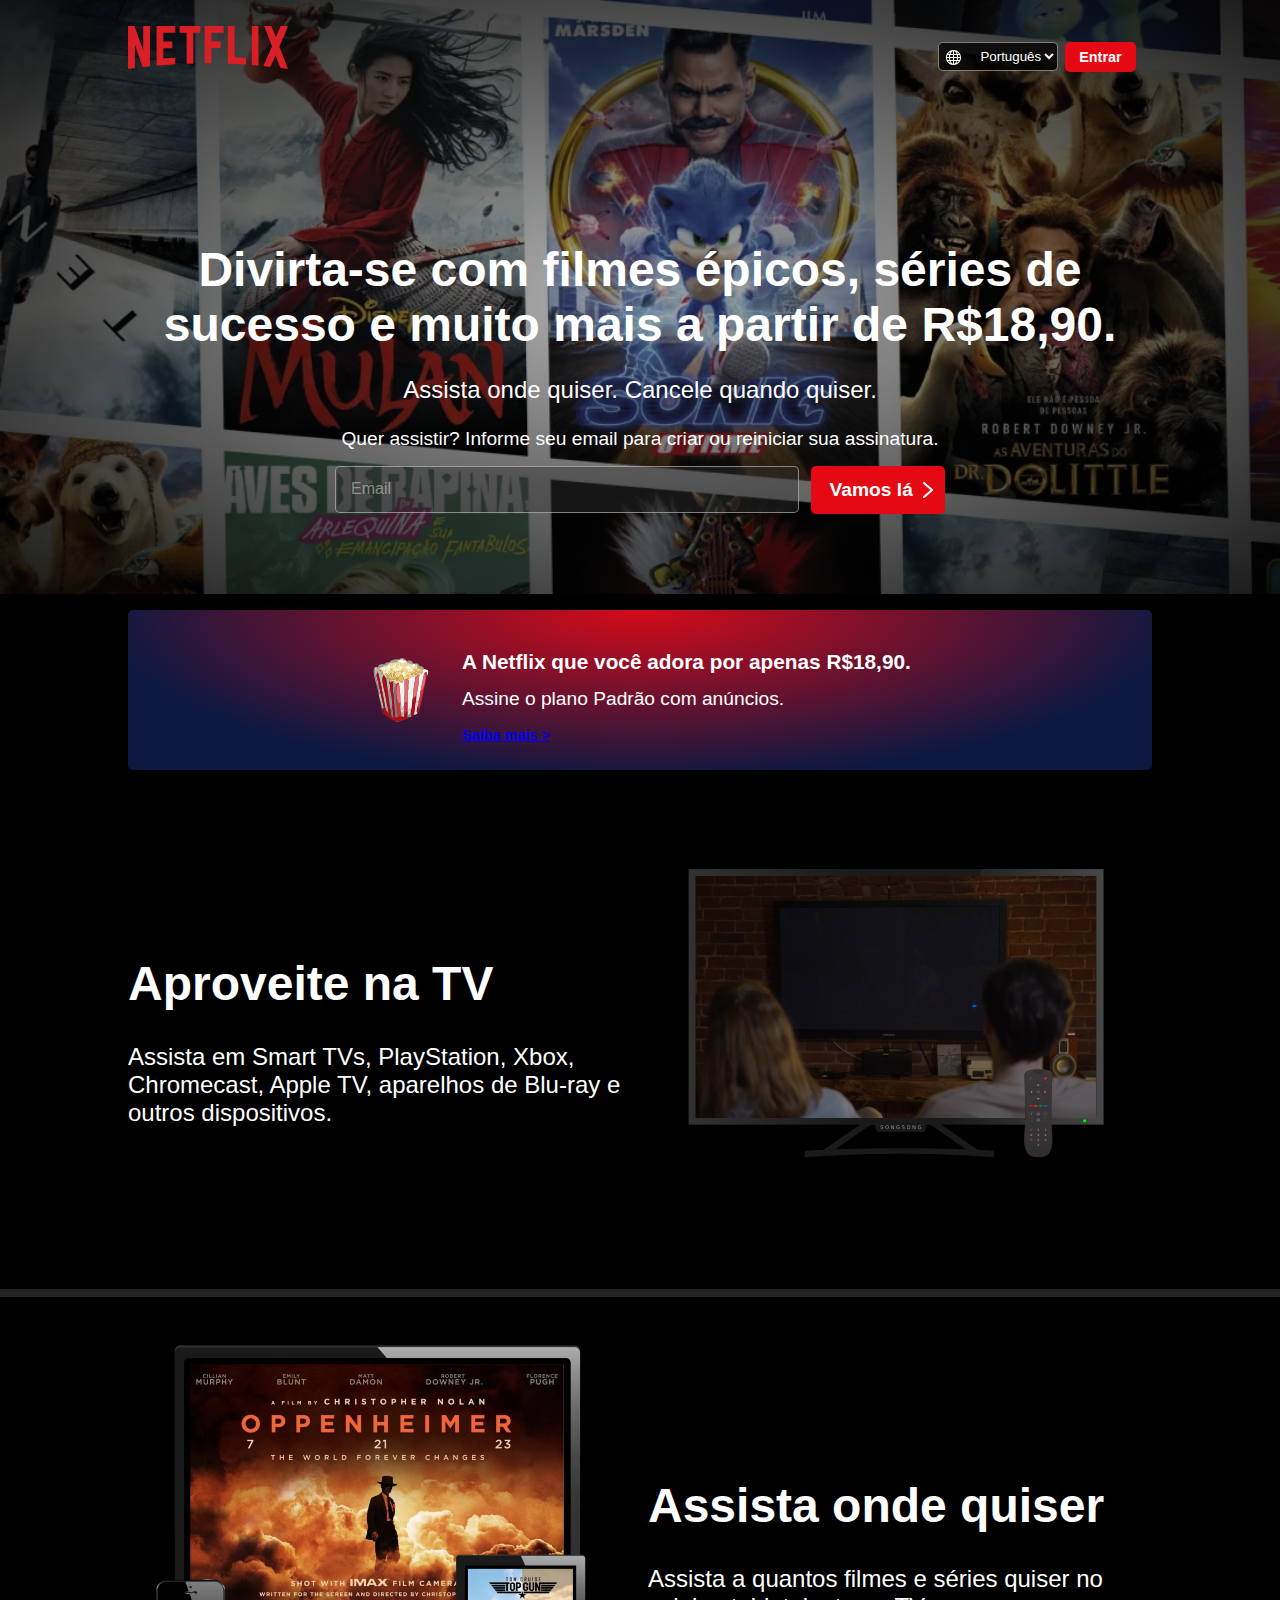
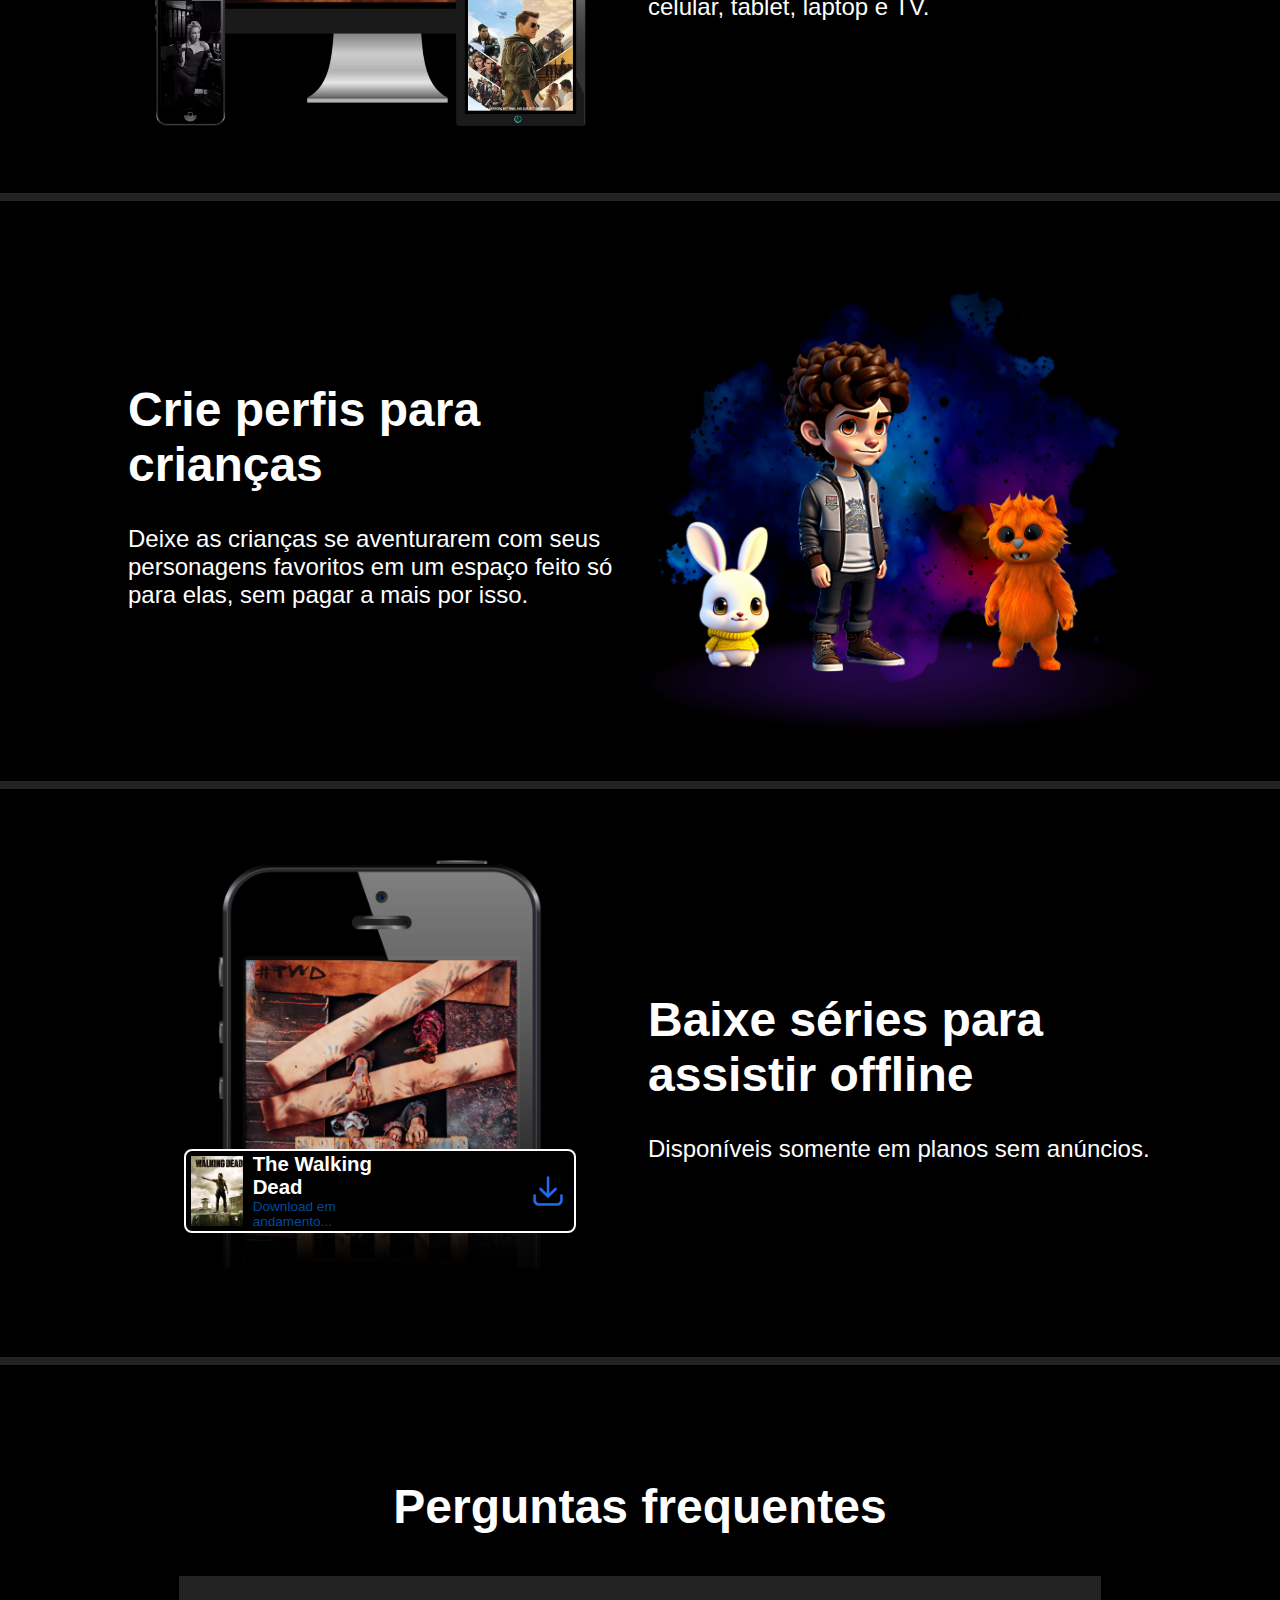
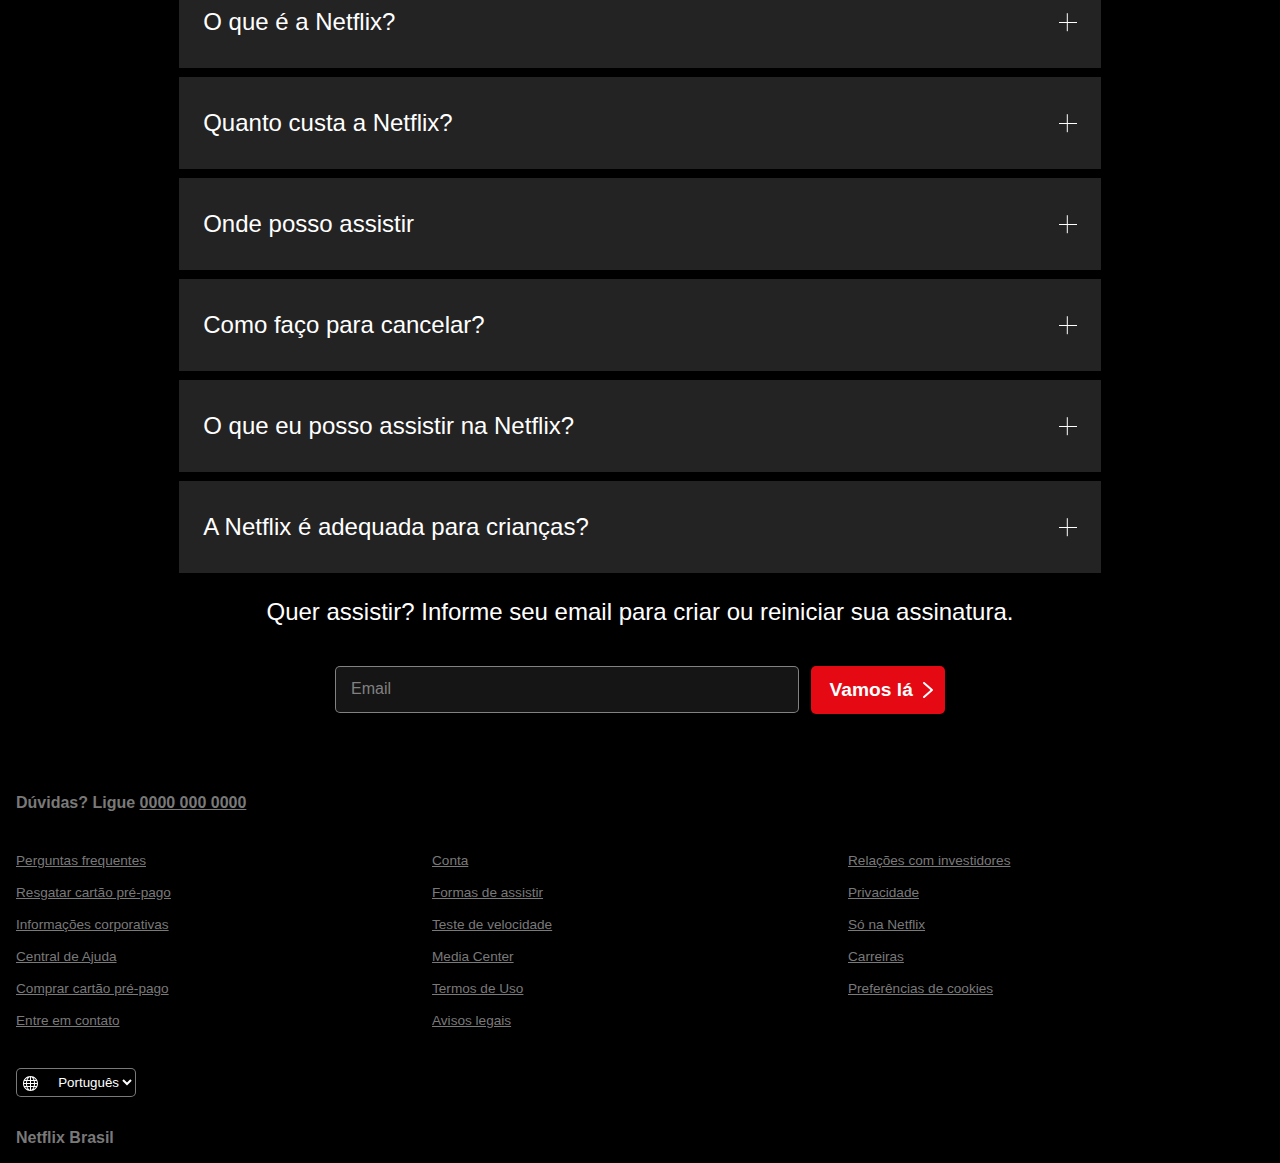
<file: index.html>
<!DOCTYPE html>
<html lang="pt-br">
<head>
    <meta charset="UTF-8">
    <meta name="viewport" content="width=device-width, initial-scale=1.0">

    <link rel="stylesheet" href="estilo.css">
    <title>Netflix</title>
</head>
<body>

    <div class="top-hero">
        <div class="header">

            <a href="index.html" class="header-logo"><img src="assets/imagens/Netflix_logo.svg" alt="Logo da netflix"></a>

            <div class="idioma-entrar">
                <select name="idioma" class="idiomas idioma1">
                    <option value=""></option>
                    <option value="português">Português</option>
                    <option value="inglês">Inglês</option>
                </select>
                <select name="idioma" class="idiomas idioma2">
                    <option>Português</option>
                    <option>Inglês</option>
                </select>
                <button class="entrar btn">Entrar</button>
            </div>

        </div>

        <div class="hero-content">
            <h1>Divirta-se com filmes épicos, séries de sucesso e muito mais a partir de R$18,90.</h1>
            <span>Assista onde quiser. Cancele quando quiser.</span>
            <p>Quer assistir? Informe seu email para criar ou reiniciar sua assinatura.</p>
        </div>

        <article class="hero-content_cadastro">
            <input type="email" name="email" class="email-input">
            <div class="email-btn_container">
                <div class="seta"></div>
                <input type="button" value="Vamos lá" class="email-btn btn">
            </div>
        </div>
    </div>


    <main class="main">

        <div class="saiba-mais">
            <div class="saiba-mais_container">
                <div class="saiba-mais_pipoca">
                    <img src="assets/imagens/popcorn.svg" alt="pipoca">
                </div>
                <div class="saiba-mais_content">
                    <h2>A Netflix que você adora por apenas R$18,90.</h2>
                    <p>Assine o plano Padrão com anúncios.</p>
                    <div class="saiba-mais_link">
                        <a href="#">Saiba mais ></a>
                    </div>
                </div>
            </div>
        </div>

        <div class="main-content main-content_card1">
            <div class="description">
                <h1>Aproveite na TV</h1>
                <p>Assista em Smart TVs, PlayStation, Xbox, Chromecast, Apple TV, aparelhos de Blu-ray e outros dispositivos.</p>
            </div>

            <div class="image-container">
                <video autoplay muted loop class="main-video card1">
                    <source src="assets/videos/TV.mp4" type="video/mp4">
                </video>
            </div>
        </div>

        <div class="bordaCinza"></div>

        <div class="main-content main-content_card2">

            <div class="description">
                <h1>Assista onde quiser</h1>
                <p>Assista a quantos filmes e séries quiser no celular, tablet, laptop e TV.</p>
            </div>

            <div class="image-container">
                <video autoplay muted loop class="main-video card2">
                    <source src="assets/videos/telas.mp4" type="video/mp4">
                </video>  
            </div>
        </div>

        <div class="bordaCinza"></div>

        <div class="main-content main-content_card3">

            <div class="description">
                <h1>Crie perfis para crianças</h1>
                <p>Deixe as crianças se aventurarem com seus personagens favoritos em um espaço feito só para elas, sem pagar a mais por isso.</p>
            </div>

            <div class="image-container">
                <img src="assets/designs/criancas.png" alt="Personagens de desenho animado" class="main-image card3">
            </div>
        </div>

        <div class="bordaCinza"></div>

        <div class="main-content main-content_card4">

            <div class="description">
                <h1>Baixe séries para assistir offline</h1>
                <p>Disponíveis somente em planos sem anúncios.</p>
            </div>

            <div class="image-container">
                <div class="download-container">
                    <img src="assets/designs/baixar.png" alt="Celular com série baixando" class="main-image card4">
                    <div class="download">
                        <div class="download-img"><img src="assets/imagens/twd mini.jpg" alt=""></div>
                        <div class="download-text">
                            <p>The Walking Dead</p>
                            <span>Download em andamento...</span>
                        </div>
                        <div class="download-gif">
                            <img src="assets/imagens/download_4208397.png" alt="">
                        </div>
                    </div>
                </div>
            </div>
            
        </div>
        <div class="bordaCinza"></div>

        

    </main>

    <div class="main-content faq-container">
        <h1>Perguntas frequentes</h1>
        <div class="faq-card">
            <input type="checkbox" name="faq1" id="faq1" class="hide">
            <label for="faq1" class="faq faq1">
                <p>O que é a Netflix?</p>
                <div class="faq-x"></div>
            </label>
        </div>
        <div class="faq-answer_container">
            <p class="faq-answer">A Netflix é um serviço de streaming que oferece uma ampla variedade de séries, filmes e documentários premiados em milhares de aparelhos conectados à internet. <br> <br> Você pode assistir a quantos filmes e séries quiser, quando e onde quiser – tudo por um preço mensal acessível. Aqui você sempre encontra novidades. A cada semana, adicionamos novas séries e filmes.</p>
        </div>

        <div class="faq-card">
            <input type="checkbox" name="faq2" id="faq2" class="hide">
            <label for="faq2" class="faq faq2">
                <p>Quanto custa a Netflix?</p>
                <div class="faq-x"></div>
            </label>
        </div>
        <div class="faq-answer_container">
            <p class="faq-answer">Assista à Netflix no seu celular, tablet, Smart TV, notebook ou aparelho de streaming por uma taxa mensal única. Os planos variam de R$18,90 a R$55,90 por mês. Sem contrato nem taxas extras.</p>
        </div>

        <div class="faq-card">
            <input type="checkbox" name="faq3" id="faq3" class="hide">
            <label for="faq3" class="faq faq3">
                <p>Onde posso assistir</p>
                <div class="faq-x"></div>
            </label>
        </div>
        <div class="faq-answer_container">
            <p class="faq-answer">Assista onde quiser, quando quiser. Faça login com sua conta Netflix em netflix.com para começar a assistir no computador ou em qualquer aparelho conectado à Internet compatível com o aplicativo Netflix, como Smart TVs, smartphones, tablets, aparelhos de streaming e videogames.
                <br><br>
            Você também pode baixar a sua série favorita com o aplicativo Netflix para iOS, Android ou Windows 10. Use downloads para levar a Netflix para onde quiser sem precisar de conexão com a Internet. Leve a Netflix com você para qualquer lugar.</p>
        </div>

        <div class="faq-card">
            <input type="checkbox" name="faq4" id="faq4" class="hide">
            <label for="faq4" class="faq faq4">
                <p>Como faço para cancelar?</p>
                <div class="faq-x"></div>
            </label>
        </div>
        <div class="faq-answer_container">
            <p class="faq-answer">A Netflix é flexível. Não há contratos nem compromissos. Você pode cancelar a sua conta na internet com apenas dois cliques. Não há taxa de cancelamento – você pode começar ou encerrar a sua assinatura a qualquer momento.</p>
        </div>

        <div class="faq-card">
            <input type="checkbox" name="faq5" id="faq5" class="hide">
            <label for="faq5" class="faq faq5">
                <p>O que eu posso assistir na Netflix?</p>
                <div class="faq-x"></div>
            </label>
        </div>
        <div class="faq-answer_container">
            <p class="faq-answer">A Netflix tem um grande catálogo de filmes, documentários, séries, originais Netflix premiados e muito mais. Assista o quanto quiser, quando quiser.</p>
        </div>

        <div class="faq-card">
            <input type="checkbox" name="faq6" id="faq6" class="hide">
            <label for="faq6" class="faq faq6">
                <p>A Netflix é adequada para crianças?</p>
                <div class="faq-x"></div>
            </label>
        </div>
        <div class="faq-answer_container">
            <p class="faq-answer">A experiência infantil da Netflix faz parte da sua assinatura para que as crianças se divirtam em seu próprio espaço com séries e filmes familiares sob a supervisão dos responsáveis.
                <br><br>
            O recurso de controle parental, incluso nos perfis para crianças e protegido por PIN, permite restringir a classificação etária do conteúdo que as crianças podem ver e bloquear títulos específicos que você não quer que elas assistam.</p>
        </div>
        
        <p>Quer assistir? Informe seu email para criar ou reiniciar sua assinatura.</p>
        

        <article class="hero-content_cadastro">
            <input type="email" name="email" class="email-input">
            <div class="email-btn_container">
                <div class="seta"></div>
                <input type="button" value="Vamos lá" class="email-btn btn">
            </div>
        </article>
    </div>

    <footer class="footer">
        <span class="footer-duvidas">Dúvidas? Ligue <a href="#">0000 000 0000</a></span>

        <ul class="footer-map">
            <li><a href="#">Perguntas frequentes</a></li>
            <li><a href="#">Conta</a></li>
            <li><a href="#">Relações com investidores</a></li>
            <li><a href="#">Resgatar cartão pré-pago</a></li>
            <li><a href="#">Formas de assistir</a></li>
            <li><a href="#">Privacidade</a></li>
            <li><a href="#">Informações corporativas</a></li>
            <li><a href="#">Teste de velocidade</a></li>
            <li><a href="#">Só na Netflix</a></li>
            <li><a href="#">Central de Ajuda</a></li>
            <li><a href="#">Media Center</a></li>
            <li><a href="#">Carreiras</a></li>
            <li><a href="#">Comprar cartão pré-pago</a></li>
            <li><a href="#">Termos de Uso</a></li>
            <li><a href="#">Preferências de cookies</a></li>
            <li><a href="#">Entre em contato</a></li>
            <li><a href="#">Avisos legais</a></li>
        </ul>
        <div class="idioma-entrar">
            <select name="idioma" class="idiomas idioma3">
                <option>Português</option>
                <option>Inglês</option>
            </select>
        </div>
        
        <span>Netflix Brasil</span>
    </footer>
    
</body>
</html>
</file>
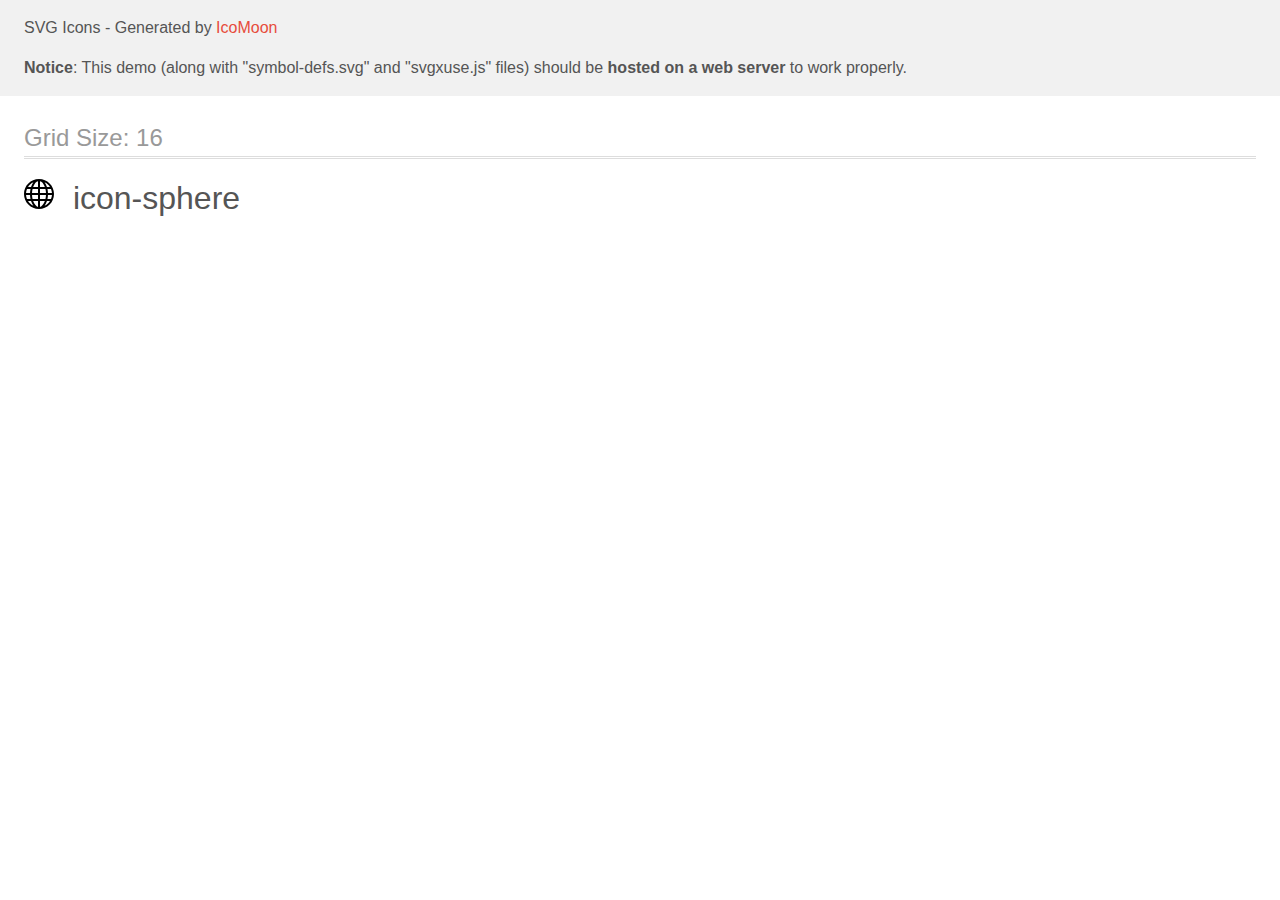
<file: assets/icomoon/demo-external-svg.html>
<!doctype html>
<html>
<head>
    <title>IcoMoon - SVG Icons</title>
    <meta charset="utf-8">
    <meta name="viewport" content="width=device-width, initial-scale=1">
    <link rel="stylesheet" href="demo-files/demo.css">
    <link rel="stylesheet" href="style.css">
</head>
<body>
<header class="bgc1 clearfix">
<div class="mhl">
    <p>SVG Icons - Generated by <a href="https://icomoon.io/app">IcoMoon</a></p><p><strong>Notice</strong>: This demo (along with "symbol-defs.svg" and "svgxuse.js" files) should be <b>hosted on a web server</b> to work properly.</p>
</div>
</header>
    <div class="clearfix mhl ptl">
        <h1 class="mvm mtn fgc1">Grid Size: 16</h1>
        <div class="glyph fs1">
            <div class="clearfix pbs">
                <svg class="icon icon-sphere"><use xlink:href="symbol-defs.svg#icon-sphere"></use></svg><span class="name"> icon-sphere</span>
            </div>
        </div>
  </div>
<script defer src="svgxuse.js"></script>
</body>
</html>
</file>
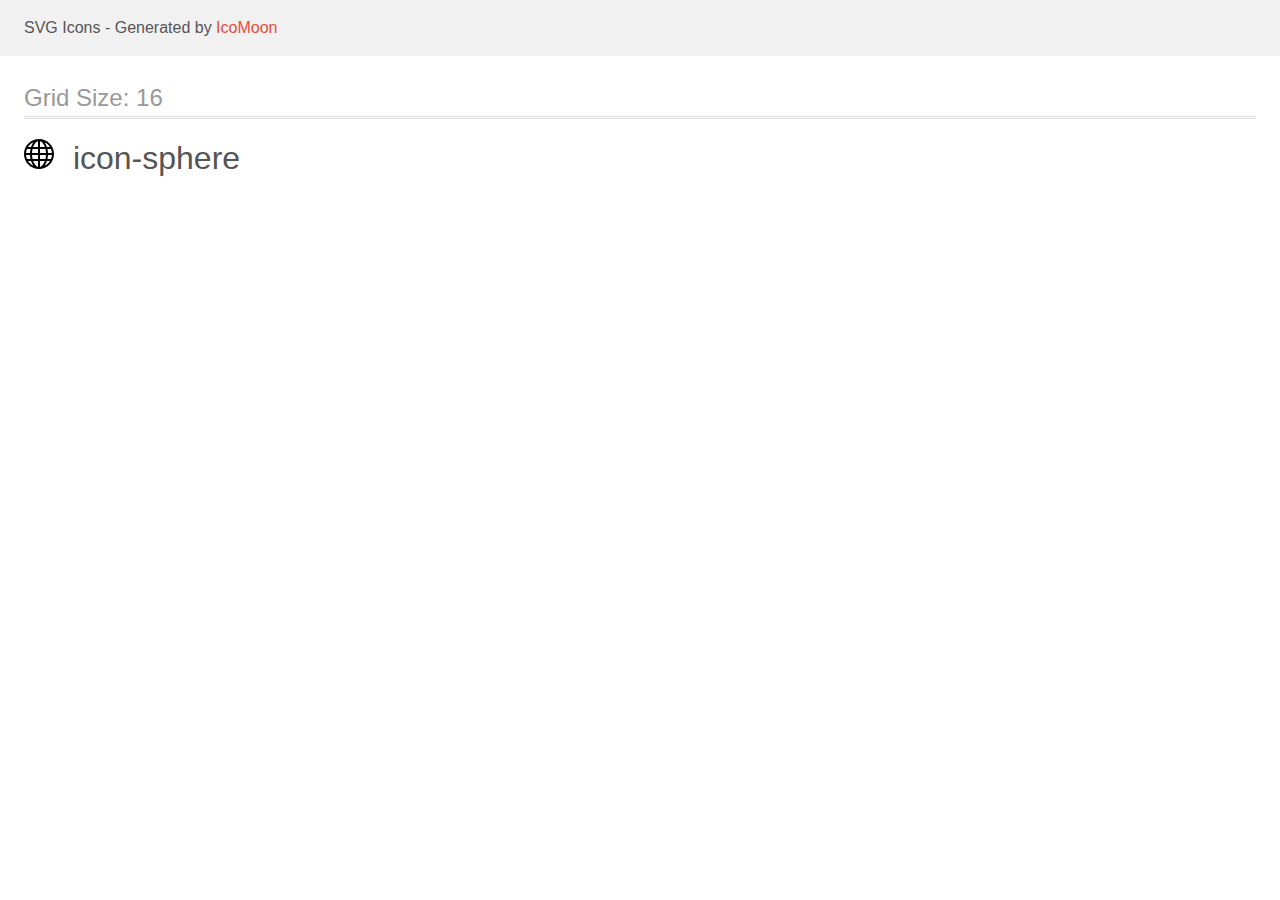
<file: assets/icomoon/demo.html>
<!doctype html>
<html>
<head>
    <title>IcoMoon - SVG Icons</title>
    <meta charset="utf-8">
    <meta name="viewport" content="width=device-width, initial-scale=1">
    <link rel="stylesheet" href="demo-files/demo.css">
    <link rel="stylesheet" href="style.css">
</head>
<body>
<svg aria-hidden="true" style="position: absolute; width: 0; height: 0; overflow: hidden;" version="1.1" xmlns="http://www.w3.org/2000/svg" xmlns:xlink="http://www.w3.org/1999/xlink">
<defs>
<symbol id="icon-sphere" viewBox="0 0 32 32">
<path d="M15 2c-8.284 0-15 6.716-15 15s6.716 15 15 15c8.284 0 15-6.716 15-15s-6.716-15-15-15zM23.487 22c0.268-1.264 0.437-2.606 0.492-4h3.983c-0.104 1.381-0.426 2.722-0.959 4h-3.516zM6.513 12c-0.268 1.264-0.437 2.606-0.492 4h-3.983c0.104-1.381 0.426-2.722 0.959-4h3.516zM21.439 12c0.3 1.28 0.481 2.62 0.54 4h-5.979v-4h5.439zM16 10v-5.854c0.456 0.133 0.908 0.355 1.351 0.668 0.831 0.586 1.625 1.488 2.298 2.609 0.465 0.775 0.867 1.638 1.203 2.578h-4.852zM10.351 7.422c0.673-1.121 1.467-2.023 2.298-2.609 0.443-0.313 0.895-0.535 1.351-0.668v5.854h-4.852c0.336-0.94 0.738-1.803 1.203-2.578zM14 12v4h-5.979c0.059-1.38 0.24-2.72 0.54-4h5.439zM2.997 22c-0.533-1.278-0.854-2.619-0.959-4h3.983c0.055 1.394 0.224 2.736 0.492 4h-3.516zM8.021 18h5.979v4h-5.439c-0.3-1.28-0.481-2.62-0.54-4zM14 24v5.854c-0.456-0.133-0.908-0.355-1.351-0.668-0.831-0.586-1.625-1.488-2.298-2.609-0.465-0.775-0.867-1.638-1.203-2.578h4.852zM19.649 26.578c-0.673 1.121-1.467 2.023-2.298 2.609-0.443 0.312-0.895 0.535-1.351 0.668v-5.854h4.852c-0.336 0.94-0.738 1.802-1.203 2.578zM16 22v-4h5.979c-0.059 1.38-0.24 2.72-0.54 4h-5.439zM23.98 16c-0.055-1.394-0.224-2.736-0.492-4h3.516c0.533 1.278 0.855 2.619 0.959 4h-3.983zM25.958 10h-2.997c-0.582-1.836-1.387-3.447-2.354-4.732 1.329 0.636 2.533 1.488 3.585 2.54 0.671 0.671 1.261 1.404 1.766 2.192zM5.808 7.808c1.052-1.052 2.256-1.904 3.585-2.54-0.967 1.285-1.771 2.896-2.354 4.732h-2.997c0.504-0.788 1.094-1.521 1.766-2.192zM4.042 24h2.997c0.583 1.836 1.387 3.447 2.354 4.732-1.329-0.636-2.533-1.488-3.585-2.54-0.671-0.671-1.261-1.404-1.766-2.192zM24.192 26.192c-1.052 1.052-2.256 1.904-3.585 2.54 0.967-1.285 1.771-2.896 2.354-4.732h2.997c-0.504 0.788-1.094 1.521-1.766 2.192z"></path>
</symbol>
</defs>
</svg>

<header class="bgc1 clearfix">
<div class="mhl">
    <p>SVG Icons - Generated by <a href="https://icomoon.io/app">IcoMoon</a></p>
</div>
</header>
    <div class="clearfix mhl ptl">
        <h1 class="mvm mtn fgc1">Grid Size: 16</h1>
        <div class="glyph fs1">
            <div class="clearfix pbs">
                <svg class="icon icon-sphere"><use xlink:href="#icon-sphere"></use></svg><span class="name"> icon-sphere</span>
            </div>
        </div>
  </div>
<script defer src="svgxuse.js"></script>
</body>
</html>
</file>
<file: estilo.css>
:root{
    --default-border-radius: 5px;
    --border-color: rgb(204 204 204 / .6);
}

body{
    margin: 0;
    font-family: sans-serif;
    width: 100%;
    color: white;
    background-color: black;
}

body p{
    font-size: 1.2em;
}

.top-hero{
    background-image: radial-gradient(rgb(0 0 0 / .3),rgb(0 0 0 / .9)), 
                    url(assets/imagens/capas8.webp);
    background-size:cover;
    background-repeat: no-repeat;
    max-width: 100%;
}

.header{
    display: flex;
    justify-content: space-between;
    padding: 1.6em 0;
    max-width: 90%;
    margin: 0 auto;
    position: relative;
}

.header-logo img{
    width: 6.25em;
}

.idioma-entrar{
    position: relative;
    display: flex;
    align-items: center;
}

.idiomas{
    height: 2.2em;
    outline: none;
    border-radius: var(--default-border-radius);
    border: .1em solid var(--border-color);
    color: white;
    background-color: rgb(0 0 0 / 0.8);
    margin-right: .5em;
}

.idioma1{
    width: 4em;
}

.idioma2{
    text-align: right;
    width: 9em;
    display: none;
}

.idioma3{
    text-align: right;
    width: 9em;
}

.idioma-entrar::after{
    content: "";
    position: absolute;
    left: 7px;
    top: 7px;
    width: 1em;
    height: 1em;
    background-image: url(assets/icomoon/SVG/sphere.svg);
    background-repeat: no-repeat;
    filter: invert(100%);
    background-size: contain;
}

.btn{
    border: none;
    background-color: rgb(229 9 20);
    color: white;
    border-radius: var(--default-border-radius);
    text-align: center;
    cursor: pointer;
}

.btn:hover{
    background-color: rgb(193 17 25);
}

.entrar{
    padding: .5em 1em;
    font-size: .9em;
    font-weight:550;
}

.hero-content{
    display: flex;
    flex-direction: column;
    align-items: center;
    justify-content: center;
    margin: 3em auto 0 auto;
    text-align: center;
    max-width: 90%;
    box-sizing: border-box;
}

.hero-content h1{
    font-size: 2rem;
    font-weight: 600;
    margin: 0;
}

.hero-content span{
    font-weight: 400;
    margin: 1em 0;
    font-size: 1.2em;
}

.hero-content p{
    margin: 0;
}

.hero-content_cadastro{
    margin-top: .5em;
    display: flex;
    flex-direction: column;
    align-items: center;
    gap: .7em;
    padding: 1em 0 2em 0;
    width: 80%;
    max-width: 38.125em;
    box-sizing: border-box;
    margin: 0 auto;
    position: relative;
}

.email-input{
    width: 100%;
    height: 3.5em;
    padding-left:1em;
    border: 1px solid var(--border-color);
    border-radius: var(--default-border-radius);
    background-color: rgba(51, 51, 51, 0.418);
    box-sizing: border-box;
    position: relative;
    color: white;
}

.email-input:focus{
    outline-offset: 2px;
    outline: 2px solid white;
    padding: 1em 0 0 1em;
}

.hero-content_cadastro::after{
    content: "Email";
    color: var(--border-color);
    top: 1.875em;
    left: 1em;
    position: absolute;
}

.hero-content_cadastro:has(.email-input:focus)::after{
    font-size: .8em;
    top: 1.5em;
}

.email-btn{
    font-size: 1.2em;
    font-weight:600 ;
    width: 7em;
    height: 2.5em;
    padding-right: 1em ;
}

.email-btn_container{
    width: fit-content;
    position: relative;
}

.seta::before{
    content: "";
    position: absolute;
    top: .5em;
    right:.5em;
    width: 2em;
    height: 2em;
    background-image: url(assets/imagens/ctrl.svg);
    filter: invert(100%);
    background-size: cover;
    pointer-events: none;
}



.main{
    background-color: black;
    max-width: 100%;
    display: flex;
    flex-direction: column;
}

h2{
    margin: .7em 0;
    font-size: 1.3em;
}

.saiba-mais{
    width: 90%;
    background-image: radial-gradient(ellipse at top center, rgb(212 11 25), rgb(13 24 65) 75%);
    margin: 1em auto;
    border-radius: var(--default-border-radius);
    box-sizing: border-box;
    padding: 1.6em;
    position: relative;
    text-align: left;
}

.saiba-mais_container{
    width: 90%;
    display: flex;
    flex-grow: 1;
    align-items: center;
    justify-content: center;
    margin: 0 auto;
    gap: .8em;
}

.saiba-mais_pipoca img{
    width: 3em;
    height: 3em;
    position: absolute;
    top: -1.5em;
    left: 3em;
    z-index: 2;
}

.saiba-mais p{
    margin:0;
}

.saiba-mais_link{
    margin-top: 1em;
}

.saiba-mais_link a{
    font-size: .9em;
    font-weight: bold;
}

.main-content{
    text-align: center;
    position: relative;
    padding: 0 1em;
}

.bordaCinza{
    width: 100%;
    height: .5em;
    background-color: rgb(35 35 35);
}

.image-container{
    width: 100%;
    height: 100%;
}

.download-container{
    position: relative;
    width: 100%;
    height: 100%;
    display: flex;
    align-items: center;
    justify-content: center;
}

.download{
    position: absolute;
    top: 65%;
    width: 75%;
    max-width:37.5em ;
    height: 70px;
    background-color: black;
    border-radius: 8px;
    border: 2px solid white;
    display: flex;
    align-items: center;
    padding: 5px;
}

.download-img{
    height: 100%;
}

.download-img img{
    height: 100%;
}

.download-text{
    width: 100%;
    display: flex;
    flex-direction: column;
    text-align: left;
    font-size: .85em;
    margin-left: 10px;
}
.download-text p{
    margin: 0;
    font-weight: bold;
}

.download-text span{
    color: rgb(0 74 154);
}

.download-gif{
    height: 100%;
    width: 100%;
    display: flex;
    align-items: center;
    justify-content:right;
}

.download-gif img{
    height: 60%;
}

.main-image,
.main-video{
    width: 80%;
    max-width: 40em;
    margin: 0 auto;
}

.card3{
    position: relative;
}


.faq-container{
    background-color: black;
}

.faq-container h1{
    margin: 0;
    padding: 1.7em 0 .7em 0;
}

.faq-card{
    width: 100%;
    position: relative;
    display: flex;
    flex-direction: column;
    align-items: center;
    justify-content: center;
    text-align: center;
    margin-top: .5em;
}

.faq{
    display: flex;
    align-items: center;
    justify-content: space-between;
    background-color: rgb(35 35 35);
    width: 90%;
    margin-bottom: 1px;
    text-align: left;
    padding: .5em 1.5em;
    box-sizing: border-box;
    position: relative;
}

.faq:hover{
    cursor: pointer;
    background-color: rgb(65 65 65);
}

.faq-x{
    position: relative;
}

.faq-x::before{
    content: "";
    width: 1.1em;
    height: 1px;
    background-color: white;
    position: absolute;
    top: 0;
    right: 0;
}

.faq-x::after{
    content: "";
    width: 1.1em;
    height: 1px;
    background-color: white;
    position: absolute;
    transform-origin: bottom;
    transform: rotate(90deg) translateX(-1px) translateY(1px);
    top: 0;
    right: 0;
}

.hide:checked+.faq .faq-x::before{
    transform: rotate(45deg);
}

.hide:checked+.faq .faq-x::after{
    transform: rotate(-45deg);
}

.hide{
    position: absolute;
    clip: rect(1px, 1px, 1px, 1px);
    padding: 0;
    border: 0;
    height: 1px;
    width: 1px;
    overflow: hidden;
}

.faq-answer_container{
    background-color:rgb(35 35 35);
    margin: 0 auto;
    box-sizing: border-box;
    max-width: 90%;
    max-height: 0;
    overflow: hidden;
    text-align: left;
    
}

.faq-card:has(.hide:checked)+.faq-answer_container{
    max-height: 100vh;
    padding: 1em;
}

.footer{
    background-color: black;
    padding: 1em;
    display: flex;
    flex-direction: column;
    gap: 2em;
}

.footer span{
    color: var(--border-color);
    font-weight: 600;
}

.footer-duvidas a{
    color: var(--border-color);
}

.footer .footer-map{
    list-style-type: none;
    padding: 0;
    margin: 0;
    line-height: 2;
    display: grid;
    grid-template-columns: repeat(2, 1fr);

}

.footer .footer-map li a{
    color: var(--border-color);
    font-size: .85em;
}

.footer .idioma2{
    width: fit-content;
}

@media screen and (min-width:37.5em){
    .idioma1{
        display: none;
    }  
    .idioma2{
        display: initial;
    }

    .hero-content_cadastro{
        flex-direction: row;
    }

    .saiba-mais_content{
        padding-left: 5em;
        box-sizing: border-box;
    }

    .saiba-mais_pipoca img{
        width: 4em;
        height: 4em;
        top:3em; 
        left: initial; 
    }

    .footer .footer-map{
        grid-template-columns: repeat(3, 1fr);
    }
}

@media screen and (min-width:60em){
    .header{
        margin-bottom: 8em;
    }
    .header-logo img{
        width: 10em;
    }

    .header .idioma-entrar{
        padding: 1em;
    }

    .header .idioma-entrar::after{
        top: initial;
        left: 1.5em;
    }
    
    .hero-content h1,
    h1{
        font-size: 3em;
    }
    .hero-content span{
        font-size: 1.5rem;
    }

    .main-content{
        padding: 2em 2em;
    }

    .main-content p{
        font-size: 1.5em;
    }

    .main .main-content:nth-child(2),
    .main .main-content:nth-child(6){
        display: flex;
        align-items: center;
        text-align: left;
        justify-content: center;
    }

    .main .main-content:nth-child(4),
    .main .main-content:nth-child(8){
        display: flex;
        flex-direction: row-reverse;
        align-items: center;
        text-align: left;
        justify-content: center;
        gap: 1em;
    }

    .image-container{
        width: 100%;
        
    }

    .description{
        width: 100%;
    }

    .main-image,
    .main-video{
        width: 100%;
        flex: 1;
    }
    
}

@media screen and (min-width:72.5em){
    .header,
    .hero-content,
    .hero-content_cadastro,
    .saiba-mais,
    .main-content{
        width: 80%;
    }

    .main-content{
        margin: 0 auto;
    }

    .top-hero{
        padding-bottom: 3em;
    }
}
</file>
<file: assets/icomoon/demo-files/demo.css>
body {
  padding: 0;
  margin: 0;
  font-family: sans-serif;
  font-size: 1em;
  line-height: 1.5;
  color: #555;
  background: #fff;
}
h1 {
  font-size: 1.5em;
  font-weight: normal;
  box-shadow: 0 1px #ddd, 0 2px #fff, 0 3px #ddd;
}
small {
  font-size: .66666667em;
}
a {
  color: #e74c3c;
  text-decoration: none;
}
a:hover, a:focus {
  box-shadow: 0 1px #e74c3c;
}
.bshadow0, input {
  box-shadow: inset 0 -2px #e7e7e7;
}
input:hover {
  box-shadow: inset 0 -2px #ccc;
}
input, fieldset {
  font-size: 1em;
  margin: 0;
  padding: 0;
  border: 0;
}
input {
  color: inherit;
  line-height: 1.5;
  height: 1.5em;
  padding: .25em 0;
}
input:focus {
  outline: none;
  box-shadow: inset 0 -2px #449fdb;
}
.glyph {
  font-size: 16px;
  margin-right: 1.5em;
  float: left;
  width: 17em;
}
svg {
  color: #000;
}
.liga {
  width: 80%;
  width: calc(100% - 2.5em);
}
.talign-right {
  text-align: right;
}
.talign-center {
  text-align: center;
}
.bgc1 {
  background: #f1f1f1;
}
.fgc0 {
  color: #000;
}
.fgc1 {
  color: #999;
}
p {
  margin-top: 1em;
  margin-bottom: 1em;
}
.mvm {
  margin-top: .75em;
  margin-bottom: .75em;
}
.mtn {
  margin-top: 0;
}
.mtl, .mal {
  margin-top: 1.5em;
}
.mbl, .mal {
  margin-bottom: 1.5em;
}
.mal, .mhl {
  margin-left: 1.5em;
  margin-right: 1.5em;
}
.mhmm {
  margin-left: 1em;
  margin-right: 1em;
}
.ptl {
  padding-top: 1.5em;
}
.pbs, .pvs {
  padding-bottom: .25em;
}
.pvs, .pts {
  padding-top: .25em;
}
.unit {
  float: left;
}
.unitRight {
  float: right;
}
.size1of2 {
  width: 50%;
}
.size1of1 {
  width: 100%;
}
.clearfix:before, .clearfix:after {
  content: " ";
  display: table;
}
.clearfix:after {
  clear: both;
}
.hidden-true {
  display: none;
}
.textbox0 {
  width: 3em;
  background: #f1f1f1;
  padding: .25em .5em;
  line-height: 1.5;
  height: 1.5em;
}
.fs0 {
  font-size: 16px;
}
.fs1 {
  font-size: 32px;
}
.name {
  margin-left: .25em;
}
</file>
<file: assets/icomoon/style.css>
.icon {
  display: inline-block;
  width: 1em;
  height: 1em;
  stroke-width: 0;
  stroke: currentColor;
  fill: currentColor;
}

/* ==========================================
Single-colored icons can be modified like so:
.icon-name {
  font-size: 32px;
  color: red;
}
========================================== */
</file>
